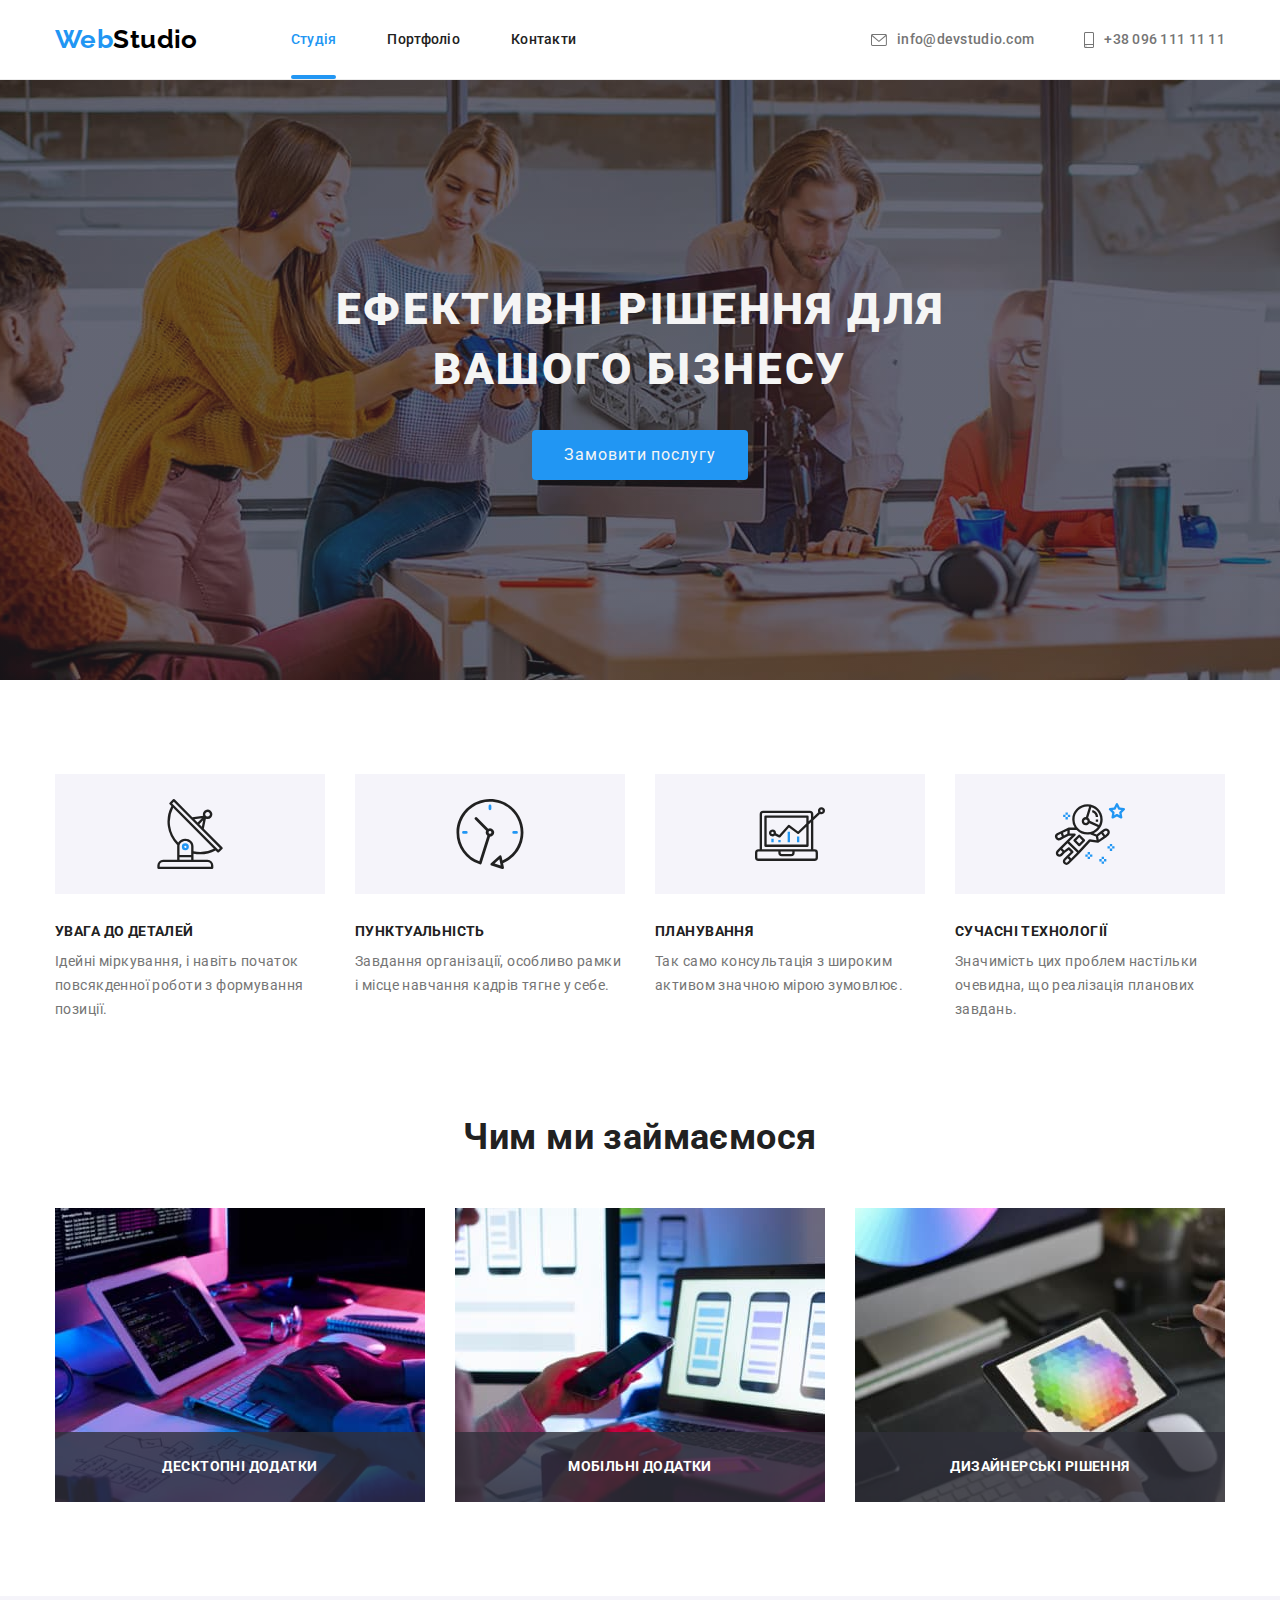
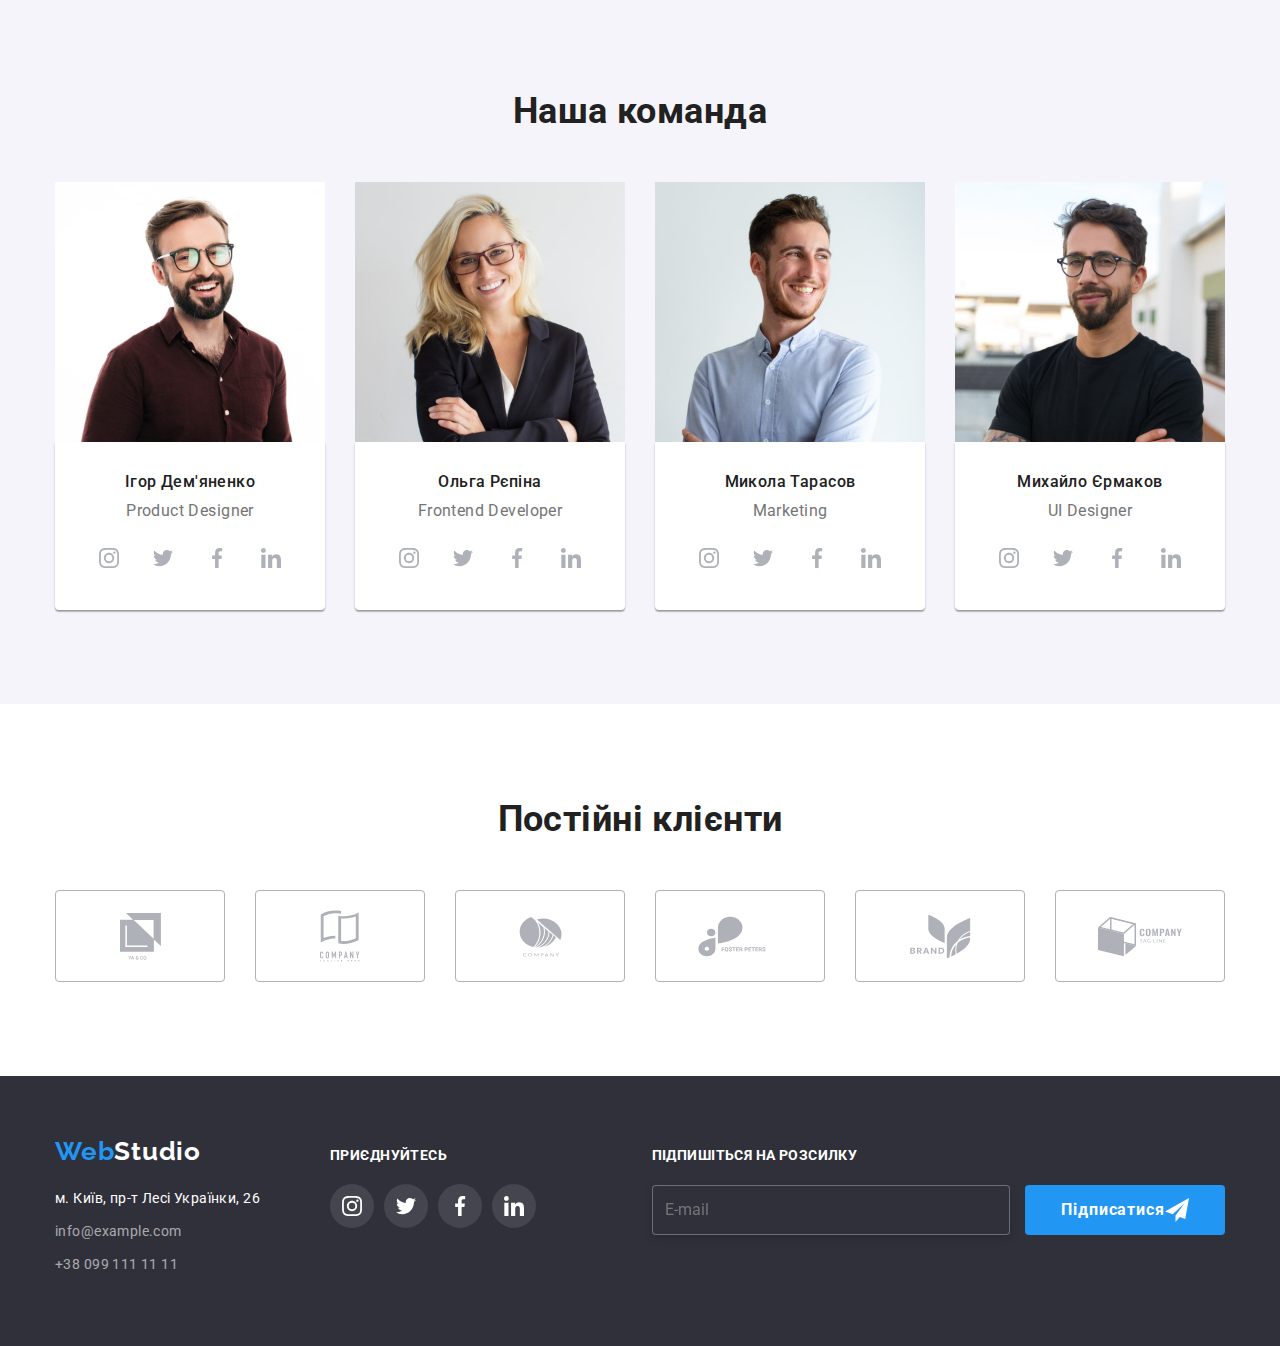
<file: index.html>
<!DOCTYPE html>
<html lang="uk">
  <head>
    <meta charset="UTF-8" />
    <meta http-equiv="X-UA-Compatible" content="IE=edge" />
    <meta name="viewport" content="width=device-width, initial-scale=1.0" />
    <title>Document</title>
    <!--шрифти-->
    <link rel="preconnect" href="https://fonts.googleapis.com" />
    <link rel="preconnect" href="https://fonts.gstatic.com" crossorigin />
    <link
      href="https://fonts.googleapis.com/css2?family=Raleway:wght@700&family=Roboto:wght@400;500;700;900&display=swap"
      rel="stylesheet"
    />
    <link
      rel="stylesheet"
      href="https://cdn.jsdelivr.net/npm/modern-normalize@1.1.0/modern-normalize.min.css"
    />
    <link rel="stylesheet" href="./css/main.min.css" />
  </head>
  <body>
    <!-- Хедер -->

    <header class="main-header">
      <div class="container header-container">
        <nav class="header-nav">
          <div class="logo-container">
            <a href="./index.html" class="logo">Web</a
            ><span class="accent">Studio</span>
          </div>

          <ul class="header-nav__list">
            <li class="header-nav__item">
              <a href="" class="header-nav__link header-nav_link_current"
                >Студія</a
              >
            </li>
            <li class="header-nav__item">
              <a href="./portfolio.html" class="header-nav__link">Портфоліо</a>
            </li>
            <li class="header-nav__item">
              <a href="" class="header-nav__link">Контакти</a>
            </li>
          </ul>
        </nav>
        <ul class="contacts-list">
          <li class="contacts-list__item">
            <a href="malito:info@devstudio.com" class="contacts-list__link">
              <svg
                aria-label="іконка імейла"
                width="16"
                height="12"
                class="contacts-list__icon"
              >
                <use href="./images/icons.svg#icon-email"></use>
              </svg>
              info@devstudio.com
            </a>
          </li>

          <li class="menu-list__item">
            <a href="tel:+380961111111" class="contacts-list__link">
              <svg
                aria-label="іконка телефону"
                width="10"
                height="16"
                class="contacts-list__icon"
              >
                <use href="./images/icons.svg#icon-smartphone"></use>
              </svg>
              +38 096 111 11 11</a
            >
          </li>
        </ul>
      </div>
    </header>

    <main>
      <!-- секція герой -->

      <section class="hero">
        <div class="container">
          <h1 class="hero__title">Ефективні рішення для вашого бізнесу</h1>
          <button class="hero__bth" type="button" data-modal-open>
            Замовити послугу
          </button>
        </div>
      </section>

      <!-- секція о нас -->

      <section class="about-section section">
        <div class="container about-container">
          <h2 class="about-section__title visually-hidden">Наші особливості</h2>
          <ul class="about-list">
            <li class="about-list__item">
              <div class="about-list__container">
                <svg
                  aria-label="іконка деталізації"
                  width="70"
                  height="70"
                  class="about-list__icon"
                >
                  <use href="./images/icons.svg#icon-antenna"></use>
                </svg>
              </div>
              <h3 class="about-list__title">УВАГА ДО ДЕТАЛЕЙ</h3>
              <p class="about-list__text">
                Ідейні міркування, і навіть початок повсякденної роботи з
                формування позиції.
              </p>
            </li>

            <li class="about-list__item">
              <div class="about-list__container">
                <svg
                  aria-label="іконка пунктуальності"
                  width="70"
                  height="70"
                  class="about-list__icon"
                >
                  <use href="./images/icons.svg#icon-clock"></use>
                </svg>
              </div>
              <h3 class="about-list__title">ПУНКТУАЛЬНІСТЬ</h3>
              <p class="about-list__text">
                Завдання організації, особливо рамки і місце навчання кадрів
                тягне у себе.
              </p>
            </li>
            <li class="about-list__item">
              <div class="about-list__container">
                <svg
                  aria-label="іконка планування"
                  width="70"
                  height="70"
                  class="about-list__icon"
                >
                  <use href="./images/icons.svg#icon-diagram"></use>
                </svg>
              </div>
              <h3 class="about-list__title">ПЛАНУВАННЯ</h3>
              <p class="about-list__text">
                Так само консультація з широким активом значною мірою зумовлює.
              </p>
            </li>
            <li class="about-list__item">
              <div class="about-list__container">
                <svg
                  aria-label="іконка технологій"
                  width="70"
                  height="70"
                  class="about-list__icon"
                >
                  <use href="./images/icons.svg#icon-astronaut"></use>
                </svg>
              </div>
              <h3 class="about-list__title">СУЧАСНІ ТЕХНОЛОГІЇ</h3>
              <p class="about-list__text">
                Значимість цих проблем настільки очевидна, що реалізація
                планових завдань.
              </p>
            </li>
          </ul>
        </div>
      </section>

      <!-- секція чим ми займаємося -->

      <section class="section section-work">
        <div class="container">
          <h2 class="section-work__title">Чим ми займаємося</h2>
          <ul class="work-list">
            <li class="work-list__item">
              <div class="work-list__container">
                <img
                  src="./images/box.jpg"
                  alt="веб технології"
                  width="370"
                  loading="lazy"
                />
                <div class="work-list__container-text">
                  <p class="work-list__text">Десктопні додатки</p>
                </div>
              </div>
            </li>
            <li class="work-list__item">
              <div class="work-list__container">
                <img
                  src="./images/box2.jpg"
                  alt="адаптація для мобільних пристроїв"
                  width="370"
                  loading="lazy"
                />
                <div class="work-list__container-text">
                  <p class="work-list__text">Мобільні додатки</p>
                </div>
              </div>
            </li>
            <li class="work-list__item">
              <div class="work-list__container">
                <img
                  src="./images/box3.jpg"
                  alt="спільне середовище пк та мобільних пристороїв"
                  width="370"
                  loading="lazy"
                />
                <div class="work-list__container-text">
                  <p class="work-list__text">Дизайнерські рішення</p>
                </div>
              </div>
            </li>
          </ul>
        </div>
      </section>

      <!-- секція наша команда -->

      <section class="section-team section">
        <div class="container">
          <h2 class="section-team__title">Наша команда</h2>
          <ul class="team-list">
            <li class="team-list__item">
              <img
                src="./images/demina.jpg"
                alt="ігор демьяненко дизайнер"
                width="270"
                loading="lazy"
              />
              <div class="team-list__container">
                <h3 class="team-list__title">Ігор Дем'яненко</h3>
                <p class="team-list__text">Product Designer</p>
                <ul class="account-list">
                  <li class="accout-list__item">
                    <a href="#" class="account-list__link">
                      <svg
                        aria-label="іконка інстаграму"
                        width="20"
                        height="20"
                        class="account-list__icon"
                      >
                        <use href="./images/icons.svg#icon-instagram"></use>
                      </svg>
                    </a>
                  </li>
                  <li class="accout-list__item">
                    <a href="" class="account-list__link"
                      ><svg
                        aria-label="іконка твітеру"
                        width="20"
                        height="20"
                        class="account-list__icon"
                      >
                        <use href="./images/icons.svg#icon-twitter"></use>
                      </svg>
                    </a>
                  </li>
                  <li class="accout-list__item">
                    <a href="" class="account-list__link">
                      <svg
                        aria-label="іконка фейсбуку"
                        width="20"
                        height="20"
                        class="account-list__icon"
                      >
                        <use href="./images/icons.svg#icon-facebook"></use>
                      </svg>
                    </a>
                  </li>
                  <li class="accout-list__item">
                    <a href="" class="account-list__link">
                      <svg
                        aria-label="іконка лінкєдіну"
                        width="20"
                        height="20"
                        class="account-list__icon"
                      >
                        <use href="./images/icons.svg#icon-linkedin"></use>
                      </svg>
                    </a>
                  </li>
                </ul>
              </div>
            </li>

            <li class="team-list__item">
              <img
                src="./images/img1.jpg"
                alt="ольга рєпіна розробник"
                width="270"
                loading="lazy"
              />
              <div class="team-list__container">
                <h3 class="team-list__title">Ольга Рєпіна</h3>
                <p class="team-list__text">Frontend Developer</p>
                <ul class="account-list">
                  <li class="accout-list__item">
                    <a href="#" class="account-list__link">
                      <svg
                        aria-label="іконка інстаграму"
                        width="20"
                        height="20"
                        class="account-list__icon"
                      >
                        <use href="./images/icons.svg#icon-instagram"></use>
                      </svg>
                    </a>
                  </li>
                  <li class="accout-list__item">
                    <a href="" class="account-list__link"
                      ><svg
                        aria-label="іконка твітеру"
                        width="20"
                        height="20"
                        class="account-list__icon"
                      >
                        <use href="./images/icons.svg#icon-twitter"></use>
                      </svg>
                    </a>
                  </li>
                  <li class="accout-list__item">
                    <a href="" class="account-list__link">
                      <svg
                        aria-label="іконка фейсбуку"
                        width="20"
                        height="20"
                        class="account-list__icon"
                      >
                        <use href="./images/icons.svg#icon-facebook"></use>
                      </svg>
                    </a>
                  </li>
                  <li class="accout-list__item">
                    <a href="" class="account-list__link">
                      <svg
                        aria-label="іконка лінкєдіну"
                        width="20"
                        height="20"
                        class="account-list__icon"
                      >
                        <use href="./images/icons.svg#icon-linkedin"></use>
                      </svg>
                    </a>
                  </li>
                </ul>
              </div>
            </li>

            <li class="team-list__item">
              <img
                src="./images/tarasov.jpg"
                alt="микола тарасов маркетолог"
                width="270"
                loading="lazy"
              />
              <div class="team-list__container">
                <h3 class="team-list__title">Микола Тарасов</h3>
                <p class="team-list__text">Marketing</p>
                <ul class="account-list">
                  <li class="accout-list__item">
                    <a href="#" class="account-list__link">
                      <svg
                        aria-label="іконка інстаграму"
                        width="20"
                        height="20"
                        class="account-list__icon"
                      >
                        <use href="./images/icons.svg#icon-instagram"></use>
                      </svg>
                    </a>
                  </li>
                  <li class="accout-list__item">
                    <a href="" class="account-list__link"
                      ><svg
                        aria-label="іконка твітеру"
                        width="20"
                        height="20"
                        class="account-list__icon"
                      >
                        <use href="./images/icons.svg#icon-twitter"></use>
                      </svg>
                    </a>
                  </li>
                  <li class="accout-list__item">
                    <a href="" class="account-list__link">
                      <svg
                        aria-label="іконка фейсбуку"
                        width="20"
                        height="20"
                        class="account-list__icon"
                      >
                        <use href="./images/icons.svg#icon-facebook"></use>
                      </svg>
                    </a>
                  </li>
                  <li class="accout-list__item">
                    <a href="" class="account-list__link">
                      <svg
                        aria-label="іконка лінкєдіну"
                        width="20"
                        height="20"
                        class="account-list__icon"
                      >
                        <use href="./images/icons.svg#icon-linkedin"></use>
                      </svg>
                    </a>
                  </li>
                </ul>
              </div>
            </li>

            <li class="team-list__item">
              <img
                src="./images/ermakov.jpg"
                alt="Михайло Єрмаков веб дизайнер"
                width="270"
                loading="lazy"
              />
              <div class="team-list__container">
                <h3 class="team-list__title">Михайло Єрмаков</h3>
                <p class="team-list__text">UI Designer</p>
                <ul class="account-list">
                  <li class="accout-list__item">
                    <a href="#" class="account-list__link">
                      <svg
                        aria-label="іконка інстаграму"
                        width="20"
                        height="20"
                        class="account-list__icon"
                      >
                        <use href="./images/icons.svg#icon-instagram"></use>
                      </svg>
                    </a>
                  </li>
                  <li class="accout-list__item">
                    <a href="" class="account-list__link"
                      ><svg
                        aria-label="іконка твітеру"
                        width="20"
                        height="20"
                        class="account-list__icon"
                      >
                        <use href="./images/icons.svg#icon-twitter"></use>
                      </svg>
                    </a>
                  </li>
                  <li class="accout-list__item">
                    <a href="" class="account-list__link">
                      <svg
                        aria-label="іконка фейсбуку"
                        width="20"
                        height="20"
                        class="account-list__icon"
                      >
                        <use href="./images/icons.svg#icon-facebook"></use>
                      </svg>
                    </a>
                  </li>
                  <li class="accout-list__item">
                    <a href="" class="account-list__link">
                      <svg
                        aria-label="іконка лінкєдіну"
                        width="20"
                        height="20"
                        class="account-list__icon"
                      >
                        <use href="./images/icons.svg#icon-linkedin"></use>
                      </svg>
                    </a>
                  </li>
                </ul>
              </div>
            </li>
          </ul>
        </div>
      </section>

      <!-- секція постійні клієнти -->

      <section class="section">
        <div class="container">
          <h2 class="section-team__title">Постійні клієнти</h2>
          <ul class="client-list">
            <li class="client-list__item">
              <a href="#" class="client-list__link">
                <svg
                  aria-label="іконка компанії"
                  width="41"
                  height="47"
                  class="client-list__icon"
                >
                  <use href="./images/icons.svg#icon-yaco"></use>
                </svg>
              </a>
            </li>
            <li class="client-list__item">
              <a href="#" class="client-list__link">
                <svg
                  aria-label="іконка компанії"
                  width="40"
                  height="52"
                  class="client-list__icon"
                >
                  <use href="./images/icons.svg#icon-taglinehere"></use>
                </svg>
              </a>
            </li>
            <li class="client-list__item">
              <a href="#" class="client-list__link">
                <svg
                  aria-label="іконка компанії"
                  width="43"
                  height="41"
                  class="client-list__icon"
                >
                  <use href="./images/icons.svg#icon-company"></use>
                </svg>
              </a>
            </li>
            <li class="client-list__item">
              <a href="#" class="client-list__link">
                <svg
                  aria-label="іконка компанії"
                  width="84"
                  height="41"
                  class="client-list__icon"
                >
                  <use href="./images/icons.svg#icon-peters"></use>
                </svg>
              </a>
            </li>
            <li class="client-list__item">
              <a href="#" class="client-list__link">
                <svg
                  aria-label="іконка компанії"
                  width="63"
                  height="45"
                  class="client-list__icon"
                >
                  <use href="./images/icons.svg#icon-brand"></use>
                </svg>
              </a>
            </li>
            <li class="client-list__item">
              <a href="#" class="client-list__link">
                <svg
                  aria-label="іконка компанії"
                  width="84"
                  height="41"
                  class="client-list__icon"
                >
                  <use href="./images/icons.svg#icon-tagline"></use>
                </svg>
              </a>
            </li>
          </ul>
        </div>
      </section>
    </main>

    <!-- футер -->

    <footer class="footer">
      <div class="container container-link">
        <div class="container-footer">
          <a href="./index.html" class="footer-logo">Web</a
          ><span class="footer-accent">Studio</span>
          <address class="footer-adress">
            <ul class="footer-list">
              <li class="footer-list__item">
                <a href="" class="footer-list__location"
                  >м. Київ, пр-т Лесі Українки, 26</a
                >
              </li>
              <li class="footer-list__item">
                <a href="malito:info@example.com" class="footer-list__contacts"
                  >info@example.com</a
                >
              </li>
              <li class="footer-list__item">
                <a href="tel:+380991111111" class="footer-list__contacts"
                  >+38 099 111 11 11</a
                >
              </li>
            </ul>
          </address>
        </div>

        <div class="container-join">
          <p class="container-join__text">приєднуйтесь</p>
          <ul class="footer-join-list">
            <li class="footer-join-list__item">
              <a href="" class="footer-join-list__link">
                <svg
                  aria-label="іконка інстаграму"
                  width="20"
                  height="20"
                  class="footer-join-list__icon"
                >
                  <use href="./images/icons.svg#icon-instagram"></use>
                </svg>
              </a>
            </li>
            <li class="footer-join-list__item">
              <a href="" class="footer-join-list__link current-link">
                <svg
                  aria-label="іконка твитера"
                  width="20"
                  height="20"
                  class="footer-join-list__icon"
                >
                  <use href="./images/icons.svg#icon-twitter"></use>
                </svg>
              </a>
            </li>
            <li class="footer-join-list__item">
              <a href="" class="footer-join-list__link">
                <svg
                  aria-label="іконки фейсбуку"
                  width="20"
                  height="20"
                  class="footer-join-list__icon"
                >
                  <use href="./images/icons.svg#icon-facebook"></use>
                </svg>
              </a>
            </li>
            <li class="footer-join-liss__item">
              <a href="" class="footer-join-list__link">
                <svg
                  aria-label="іконка лінкедіна"
                  width="20"
                  height="20"
                  class="footer-join-list__icon"
                >
                  <use href="./images/icons.svg#icon-linkedin"></use>
                </svg>
              </a>
            </li>
          </ul>
        </div>
        <form class="footer-form-sign-up">
          <p class="footer-form-sign-up__text">Підпишіться на розсилку</p>
          <input
            class="footer-form-sign-up__email"
            type="email"
            name="e-mail"
            placeholder="E-mail"
            required
          />
          <button class="footer-form-sign-up__btn-email" type="submit">
            Підписатися
            <svg class="footer-form-sign-up__icon" width="24" height="24">
              <use href="./images/icons.svg#icon-send"></use>
            </svg>
          </button>
        </form>
      </div>
    </footer>

    <!-- кнопка закрити -->

    <div class="backdrop is-hidden" data-modal>
      <div class="modal">
        <button type="button" class="modal__close" data-modal-close>
          <svg
            aria-label="іконка закрити"
            width="18"
            height="18"
            class="modal-close__icon"
          >
            <use href="./images/icons.svg#icon-close"></use>
          </svg>
        </button>
        <p class="modal__text">Залиште свої дані, ми вам передзвонимо</p>
        <form class="modal-form">
          <label class="modal-form__field">
            <span class="modal-form__field-desc"> Ім'я</span>
            <span class="modal-form__input-wrapper">
              <input
                type="text"
                class="modal-form__input"
                required
                name="user-name"
              />
              <svg class="modal-form__icon" width="18" height="18">
                <use href="./images/icons.svg#icon-person-black"></use>
              </svg>
            </span>
          </label>
          <label class="modal-form__field">
            <span class="modal-form__field-desc"> Телефон</span>
            <span class="modal-form__input-wrapper">
              <input
                type="tel"
                class="modal-form__input"
                required
                pattern="[0-9]{3}-[0-9]{3}-[0-9]{2}-[0-9]{2}"
                title="xxx-xxx-xx-xx"
                name="user-phone"
              />
              <svg class="modal-form__icon" width="18" height="18">
                <use href="./images/icons.svg#icon-phone-black"></use>
              </svg>
            </span>
          </label>
          <label class="modal-form__field">
            <span class="modal-form__field-desc"> Пошта</span>
            <span class="modal-form__input-wrapper">
              <input type="email" class="modal-form__input" name="user-email" />
              <svg class="modal-form__icon" width="18" height="18">
                <use href="./images/icons.svg#icon-email-black"></use>
              </svg>
            </span>
          </label>
          <label class="modal-form__field-message">
            <span class="modal-form__field-desc"> Коментар</span>

            <textarea
              name="user-message"
              class="modal-form__message"
              placeholder="Введіть текст"
            ></textarea>
          </label>
          <label class="modal-form__check-field">
            <input
              type="checkbox"
              class="modal-form__check"
              name="user-policy"
              required
            /><svg class="modal-form__own-checkbox" width="16" height="15">
              <use
                class="modal-form__own-checkbox-icon"
                href="./images/icons.svg#icon-vector"
              ></use></svg
            >Погоджуюся з розсилкою та приймаю&nbsp;<a
              href=""
              class="modal-form__policy-link"
              >Умови договору</a
            >
          </label>
          <button type="submit" class="modal-form__submit">Відправити</button>
        </form>
      </div>
    </div>

    <script src="./js/modal.js"></script>
  </body>
</html>
</file>
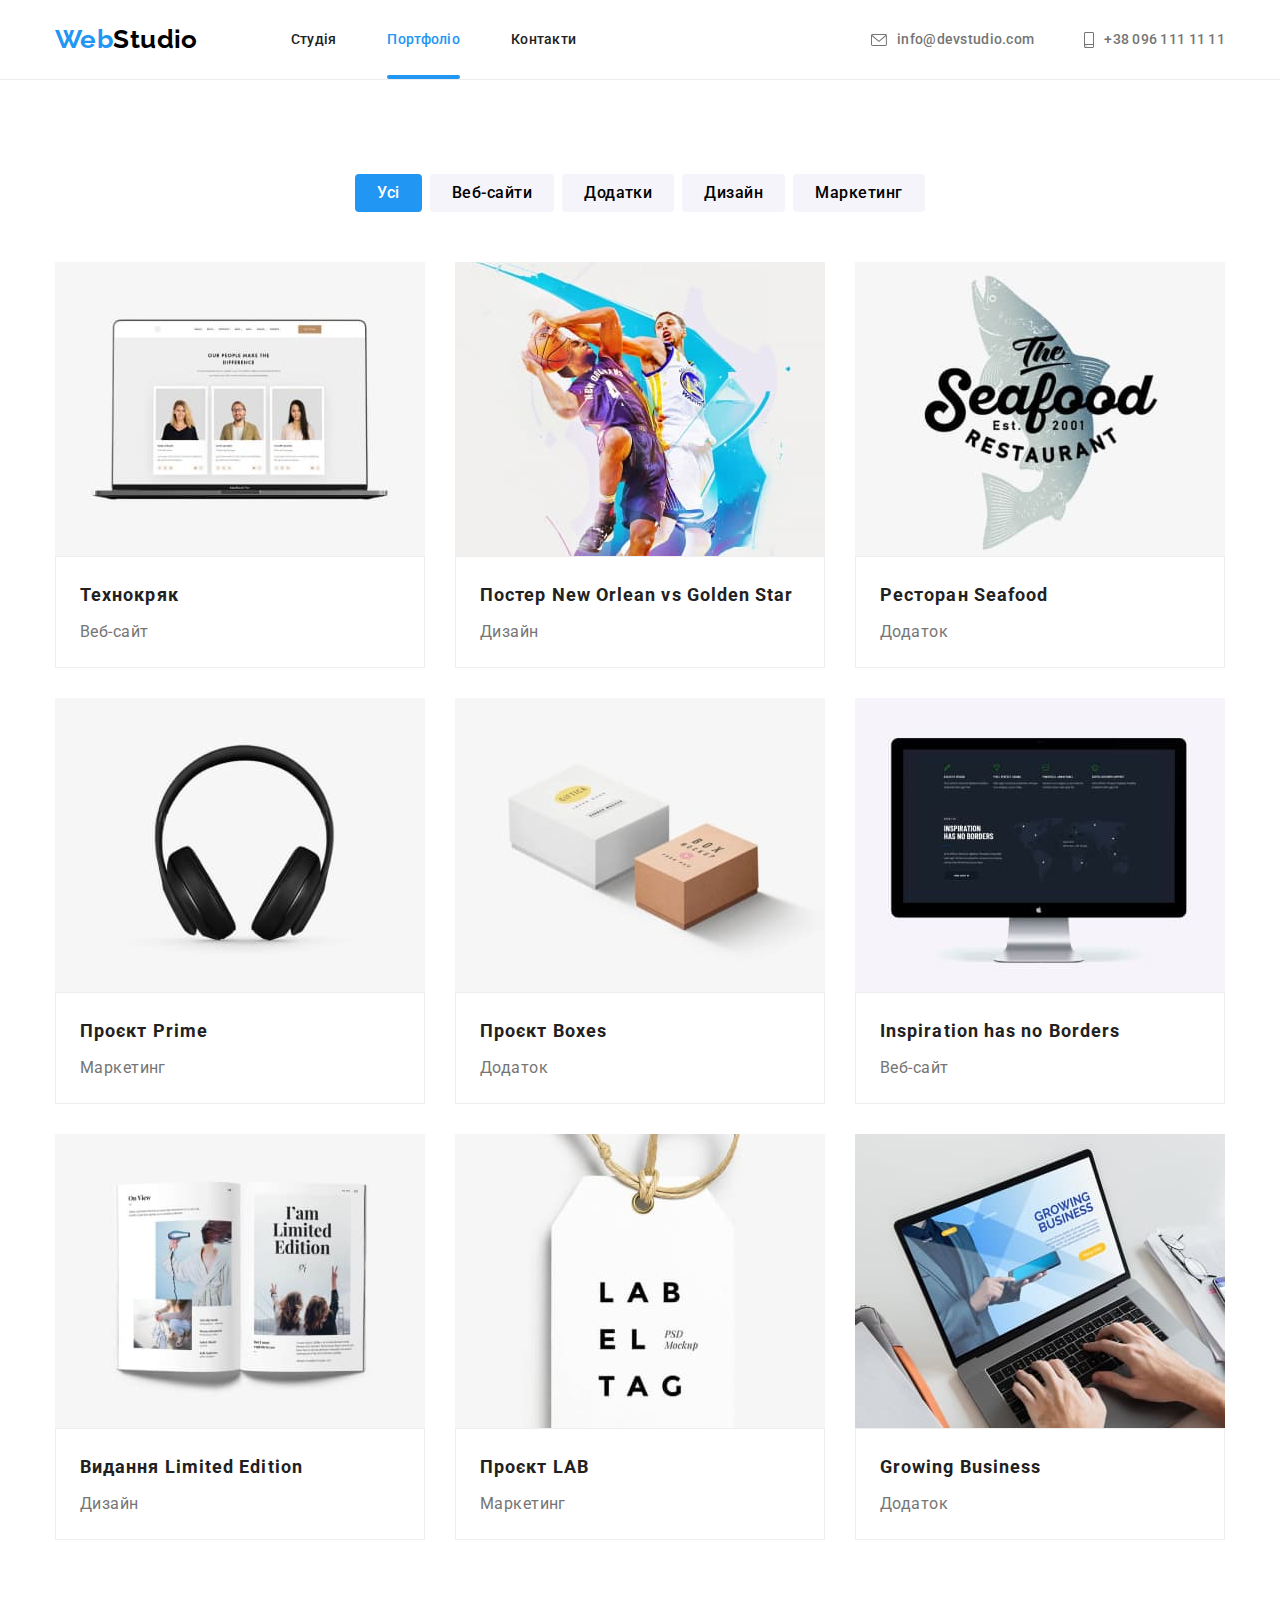
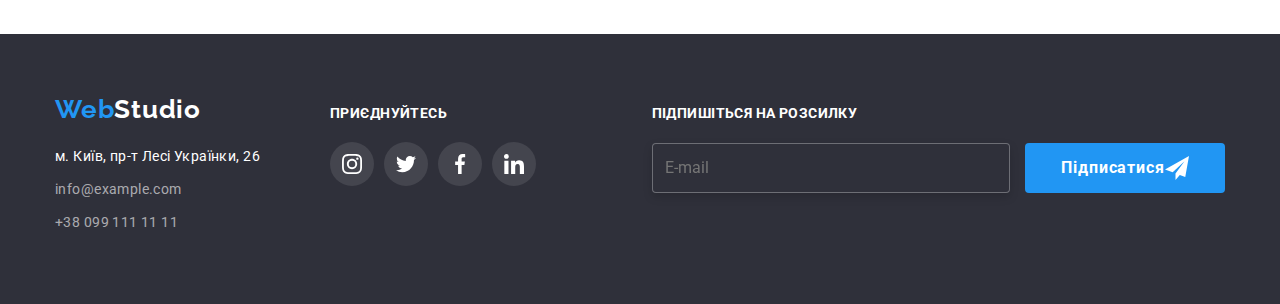
<file: portfolio.html>
<!DOCTYPE html>
<html lang="uk">
  <head>
    <meta charset="UTF-8" />
    <meta http-equiv="X-UA-Compatible" content="IE=edge" />
    <meta name="viewport" content="width=device-width, initial-scale=1.0" />
    <title>Document</title>

    <!--шрифти-->
    <link rel="preconnect" href="https://fonts.googleapis.com" />
    <link rel="preconnect" href="https://fonts.gstatic.com" crossorigin />
    <link
      href="https://fonts.googleapis.com/css2?family=Raleway:wght@700&family=Roboto:wght@400;500;700;900&display=swap"
      rel="stylesheet"
    />
    <link
      rel="stylesheet"
      href="https://cdn.jsdelivr.net/npm/modern-normalize@1.1.0/modern-normalize.min.css"
    />
    <link rel="stylesheet" href="./css/main.min.css" />
  </head>
  <body>
    <!-- Хедер -->

    <header class="main-header">
      <div class="container header-container">
        <nav class="header-nav">
          <div class="logo-container">
            <a href="./index.html" class="logo">Web</a
            ><span class="accent">Studio</span>
          </div>

          <ul class="header-nav__list">
            <li class="header-nav__item">
              <a href="./index.html" class="header-nav__link">Студія</a>
            </li>
            <li class="header-nav__item">
              <a
                href="./portfolio.html"
                class="header-nav__link header-nav_link_current"
                >Портфоліо</a
              >
            </li>
            <li class="header-nav__item">
              <a href="" class="header-nav__link">Контакти</a>
            </li>
          </ul>
        </nav>
        <ul class="contacts-list">
          <li class="contacts-list__item">
            <a href="malito:info@devstudio.com" class="contacts-list__link">
              <svg
                aria-label="іконка імейла"
                width="16"
                height="12"
                class="contacts-list__icon"
              >
                <use href="./images/icons.svg#icon-email"></use>
              </svg>
              info@devstudio.com
            </a>
          </li>

          <li class="menu-list__item">
            <a href="tel:+380961111111" class="contacts-list__link">
              <svg
                aria-label="іконка телефону"
                width="10"
                height="16"
                class="contacts-list__icon"
              >
                <use href="./images/icons.svg#icon-smartphone"></use>
              </svg>
              +38 096 111 11 11</a
            >
          </li>
        </ul>
      </div>
    </header>

    <main>
      <!-- секція портфоліо -->
      <section class="section">
        <div class="container">
          <h1 class="section__title visually-hidden">Портфоліо</h1>
          <ul class="menu-filter">
            <li class="menu-filter__item">
              <button
                type="button"
                class="menu-filter__btn menu-filter__current-btn"
              >
                Усі
              </button>
            </li>
            <li class="menu-filter__item">
              <button type="button" class="menu-filter__btn">Веб-сайти</button>
            </li>
            <li class="menu-filter__item">
              <button type="button" class="menu-filter__btn">Додатки</button>
            </li>
            <li>
              <button type="button" class="menu-filter__btn">Дизайн</button>
            </li>
            <li class="menu-filter__item">
              <button type="button" class="menu-filter__btn">Маркетинг</button>
            </li>
          </ul>
          <ul class="portfolio-list">
            <li class="portfolio-list__item">
              <a href="" class="portfolio-list__link">
                <div class="portfolio-list__wraper-img">
                  <img
                    src="./images/imgtechno.jpg"
                    alt="Веб-сайт"
                    width="370"
                    loading="lazy"
                  />
                  <p class="portfolio-list__overlay">
                    Ресурс пропонує комплексні пропозиції з різним рівнем
                    функціоналу та сервісів. Все це дозволить відвідувачу
                    отримати вичерпні відомості про компанію чи приватну особу.
                  </p>
                </div>

                <div class="portfolio-list__content">
                  <h2 class="portfolio-list__title">Технокряк</h2>
                  <p class="portfolio-list__text">Веб-сайт</p>
                </div>
              </a>
            </li>
            <li class="portfolio-list__item">
              <a href="" class="portfolio-list__link">
                <div class="portfolio-list__wraper-img">
                  <img
                    src="./images/imgbasket.jpg"
                    alt="Дизайн"
                    width="370"
                    loading="lazy"
                  />
                  <p class="portfolio-list__overlay">
                    Ресурс пропонує комплексні пропозиції з різним рівнем
                    функціоналу та сервісів. Все це дозволить відвідувачу
                    отримати вичерпні відомості про компанію чи приватну особу.
                  </p>
                </div>
                <div class="portfolio-list__content">
                  <h2 class="portfolio-list__title">
                    Постер New Orlean vs Golden Star
                  </h2>
                  <p class="portfolio-list__text">Дизайн</p>
                </div>
              </a>
            </li>
            <li class="portfolio-list__item">
              <a href="" class="portfolio-list__link">
                <div class="portfolio-list__wraper-img">
                  <img
                    src="./images/imgseafood.jpg"
                    alt="Додаток"
                    width="370"
                    loading="lazy"
                  />
                  <p class="portfolio-list__overlay">
                    Ресурс пропонує комплексні пропозиції з різним рівнем
                    функціоналу та сервісів. Все це дозволить відвідувачу
                    отримати вичерпні відомості про компанію чи приватну особу.
                  </p>
                </div>
                <div class="portfolio-list__content">
                  <h2 class="portfolio-list__title">Ресторан Seafood</h2>
                  <p class="portfolio-list__text">Додаток</p>
                </div>
              </a>
            </li>
            <li class="portfolio-list__item">
              <a href="" class="portfolio-list__link">
                <div class="portfolio-list__wraper-img">
                  <img
                    src="./images/imgheadphones.jpg"
                    alt="Маркетинг"
                    width="370"
                    loading="lazy"
                  />
                  <p class="portfolio-list__overlay">
                    Ресурс пропонує комплексні пропозиції з різним рівнем
                    функціоналу та сервісів. Все це дозволить відвідувачу
                    отримати вичерпні відомості про компанію чи приватну особу.
                  </p>
                </div>
                <div class="portfolio-list__content">
                  <h2 class="portfolio-list__title">Проєкт Prime</h2>
                  <p class="portfolio-list__text">Маркетинг</p>
                </div>
              </a>
            </li>
            <li class="portfolio-list__item">
              <a href="" class="portfolio-list__link">
                <div class="portfolio-list__wraper-img">
                  <img
                    src="./images/imgbox.jpg"
                    alt="Додаток"
                    width="370"
                    loading="lazy"
                  />
                  <p class="portfolio-list__overlay">
                    Ресурс пропонує комплексні пропозиції з різним рівнем
                    функціоналу та сервісів. Все це дозволить відвідувачу
                    отримати вичерпні відомості про компанію чи приватну особу.
                  </p>
                </div>
                <div class="portfolio-list__content">
                  <h2 class="portfolio-list__title">Проєкт Boxes</h2>
                  <p class="portfolio-list__text">Додаток</p>
                </div>
              </a>
            </li>
            <li class="portfolio-list__item">
              <a href="" class="portfolio-list__link">
                <div class="portfolio-list__wraper-img">
                  <img
                    src="./images/imgmon.jpg"
                    alt="Веб-сайт"
                    width="370"
                    loading="lazy"
                  />
                  <p class="portfolio-list__overlay">
                    Ресурс пропонує комплексні пропозиції з різним рівнем
                    функціоналу та сервісів. Все це дозволить відвідувачу
                    отримати вичерпні відомості про компанію чи приватну особу.
                  </p>
                </div>
                <div class="portfolio-list__content">
                  <h2 class="portfolio-list__title">
                    Inspiration has no Borders
                  </h2>
                  <p class="portfolio-list__text">Веб-сайт</p>
                </div>
              </a>
            </li>
            <li class="portfolio-list__item">
              <a href="" class="portfolio-list__link">
                <div class="portfolio-list__wraper-img">
                  <img
                    src="./images/imgjour.jpg"
                    alt="Дизайн"
                    width="370"
                    loading="lazy"
                  />
                  <p class="portfolio-list__overlay">
                    Ресурс пропонує комплексні пропозиції з різним рівнем
                    функціоналу та сервісів. Все це дозволить відвідувачу
                    отримати вичерпні відомості про компанію чи приватну особу.
                  </p>
                </div>
                <div class="portfolio-list__content">
                  <h2 class="portfolio-list__title">Видання Limited Edition</h2>
                  <p class="portfolio-list__text">Дизайн</p>
                </div>
              </a>
            </li>
            <li class="portfolio-list__item">
              <a href="" class="portfolio-list__link">
                <div class="portfolio-list__wraper-img">
                  <img
                    src="./images/imgproject.jpg"
                    alt="Маркетинг"
                    width="370"
                    loading="lazy"
                  />
                  <p class="portfolio-list__overlay">
                    Ресурс пропонує комплексні пропозиції з різним рівнем
                    функціоналу та сервісів. Все це дозволить відвідувачу
                    отримати вичерпні відомості про компанію чи приватну особу.
                  </p>
                </div>
                <div class="portfolio-list__content">
                  <h2 class="portfolio-list__title">Проєкт LAB</h2>
                  <p class="portfolio-list__text">Маркетинг</p>
                </div>
              </a>
            </li>
            <li class="portfolio-list__item">
              <a href="" class="portfolio-list__link">
                <div class="portfolio-list__wraper-img">
                  <img
                    src="./images/imgadd.jpg"
                    alt="Веб-сайт"
                    width="370"
                    loading="lazy"
                  />
                  <p class="portfolio-list__overlay">
                    Ресурс пропонує комплексні пропозиції з різним рівнем
                    функціоналу та сервісів. Все це дозволить відвідувачу
                    отримати вичерпні відомості про компанію чи приватну особу.
                  </p>
                </div>
                <div class="portfolio-list__content">
                  <h2 class="portfolio-list__title">Growing Business</h2>
                  <p class="portfolio-list__text">Додаток</p>
                </div>
              </a>
            </li>
          </ul>
        </div>
      </section>
    </main>

    <!-- футер -->

    <footer class="footer">
      <div class="container container-link">
        <div class="container-footer">
          <a href="./index.html" class="footer-logo">Web</a
          ><span class="footer-accent">Studio</span>
          <address class="footer-adress">
            <ul class="footer-list">
              <li class="footer-list__item">
                <a href="" class="footer-list__location"
                  >м. Київ, пр-т Лесі Українки, 26</a
                >
              </li>
              <li class="footer-list__item">
                <a href="malito:info@example.com" class="footer-list__contacts"
                  >info@example.com</a
                >
              </li>
              <li class="footer-list__item">
                <a href="tel:+380991111111" class="footer-list__contacts"
                  >+38 099 111 11 11</a
                >
              </li>
            </ul>
          </address>
        </div>

        <div class="container-join">
          <p class="container-join__text">приєднуйтесь</p>
          <ul class="footer-join-list">
            <li class="footer-join-list__item">
              <a href="" class="footer-join-list__link">
                <svg
                  aria-label="іконка інстаграму"
                  width="20"
                  height="20"
                  class="footer-join-list__icon"
                >
                  <use href="./images/icons.svg#icon-instagram"></use>
                </svg>
              </a>
            </li>
            <li class="footer-join-list__item">
              <a href="" class="footer-join-list__link current-link">
                <svg
                  aria-label="іконка твитера"
                  width="20"
                  height="20"
                  class="footer-join-list__icon"
                >
                  <use href="./images/icons.svg#icon-twitter"></use>
                </svg>
              </a>
            </li>
            <li class="footer-join-list__item">
              <a href="" class="footer-join-list__link">
                <svg
                  aria-label="іконки фейсбуку"
                  width="20"
                  height="20"
                  class="footer-join-list__icon"
                >
                  <use href="./images/icons.svg#icon-facebook"></use>
                </svg>
              </a>
            </li>
            <li class="footer-join-liss__item">
              <a href="" class="footer-join-list__link">
                <svg
                  aria-label="іконка лінкедіна"
                  width="20"
                  height="20"
                  class="footer-join-list__icon"
                >
                  <use href="./images/icons.svg#icon-linkedin"></use>
                </svg>
              </a>
            </li>
          </ul>
        </div>
        <form class="footer-form-sign-up">
          <p class="footer-form-sign-up__text">Підпишіться на розсилку</p>
          <input
            class="footer-form-sign-up__email"
            type="email"
            name="e-mail"
            placeholder="E-mail"
            required
          />
          <button class="footer-form-sign-up__btn-email" type="submit">
            Підписатися
            <svg class="footer-form-sign-up__icon" width="24" height="24">
              <use href="./images/icons.svg#icon-send"></use>
            </svg>
          </button>
        </form>
      </div>
    </footer>
    <script src="./js/modal.js"></script>
  </body>
</html>
</file>
<file: css/main.min.css>
:root{--accent-color: #2196f3;--primary-text-color: #f5f5f5;--secondary-text-color: #212121;--secondary-color: #ffffff;--link-color: #757575;--text-color: #757575;--button-color: #188ce8;--hero-color: #2f303a;--team-color: #f5f4fa;--color-border: #eeeeee;--o-transition-dur-and-funk: 250ms cubic-bezier(0.4, 0, 0.2, 1)}.visually-hidden{position:absolute;white-space:nowrap;width:1px;height:1px;overflow:hidden;border:0;padding:0;clip:rect(0 0 0 0);clip-path:inset(50%);margin:-1px}body{font-family:"Roboto",sans-serif;font-size:14px;background-color:var(--secondary-color);color:var(--secondary-text-color);letter-spacing:.03em}html{box-sizing:border-box}h1,h2,h3,p{margin-top:0;margin-bottom:0}ul,ol{margin-top:0;margin-bottom:0;padding-left:0;list-style:none}img{display:block;max-width:100%;height:auto}.section{padding-top:94px;padding-bottom:94px}.container{width:1200px;margin-left:auto;margin-right:auto;padding-left:15px;padding-right:15px}.logo-container{margin-right:93px}.logo{font-family:"Raleway";color:var(--accent-color);font-size:26px;font-weight:700;line-height:1.2;text-decoration:none;transition:color var(--o-transition-dur-and-funk)}.accent{font-family:"Raleway";color:#000;font-size:26px;font-weight:700;line-height:1.2}.footer-logo{font-family:"Raleway";font-weight:700;font-size:26px;line-height:1.19;letter-spacing:.03em;color:var(--accent-color);text-decoration:none;transition:var(--o-transition-dur-and-funk)}.footer-accent{font-family:"Raleway";font-weight:700;font-size:26px;line-height:1.19;letter-spacing:.03em;color:var(--secondary-color)}.backdrop{position:fixed;top:0;left:0;width:100%;height:100%;background-color:rgba(0,0,0,.2);z-index:100;transition:opacity 250ms ease,visibility 250ms ease}.backdrop.is-hidden{pointer-events:none;opacity:0;visibility:hidden}.modal__text{font-weight:700;margin-bottom:12px;font-size:20px;line-height:1.15;text-align:center;color:var(--secondary-text-color)}.modal-form{display:flex;flex-direction:column}.modal-form__input{width:100%;height:40px;border:1px solid rgba(33,33,33,.2);border-radius:5px;padding-left:42px;transition:border-color var(--o-transition-dur-and-funk)}.modal-form__input:focus{border-color:var(--accent-color);outline:none}.modal-form__field-desc{font-size:12px;line-height:1.17;letter-spacing:.01em;color:var(--link-color);display:block;margin-bottom:4px}.modal-form__field{margin-bottom:10px}.modal-form__field-message{margin-bottom:20px}.modal-form__input-wrapper{display:block;position:relative}.modal-form__icon{position:absolute;left:12px;top:50%;transform:translateY(-50%);transition:fill var(--o-transition-dur-and-funk)}.modal-form__input:focus+.modal-form__icon{fill:var(--accent-color)}.modal-form__message{display:block;width:100%;height:120px;border:1px solid rgba(33,33,33,.2);border-radius:5px;padding:12px 16px;resize:none;transition:border-color var(--o-transition-dur-and-funk)}.modal-form__message::placeholder{color:rgba(117,117,117,.5)}.modal-form__message:focus{border-color:var(--accent-color);outline:none}.modal-form__check-field{display:flex;justify-content:center;align-items:center;margin-bottom:30px;line-height:1.71;color:var(--text-color)}.modal-form__own-checkbox{border:1px solid #212121;border-radius:3px;cursor:pointer;fill:var(--secondary-color);margin-right:8px}.modal-form__check:focus+.modal-form__own-checkbox{border-color:var(--accent-color);outline:none}.modal-form__check:checked+.modal-form__own-checkbox{background-color:var(--accent-color)}.modal-form__own-checkbox-icon{display:none}.modal-form__check:checked+.modal-form__own-checkbox .modal-form__own-checkbox-icon{display:block}.modal-form__policy-link{color:var(--accent-color);transition:var(--o-transition-dur-and-funk)}.modal-form__policy-link:hover,.modal-form__policy-link:focus{color:var(--accent-color)}.modal-form__check{appearance:none;position:absolute}.modal-form__submit{color:var(--primary-text-color);align-self:center;background-color:var(--accent-color);font-family:inherit;font-size:16px;cursor:pointer;letter-spacing:.06em;padding:10px 32px;min-width:200px;align-items:center;border:none;height:50px;border-radius:4px;transition:background-color var(--o-transition-dur-and-funk);outline:none}.modal-form__submit:hover,.modal-form__submit:focus{background-color:var(--button-color)}.modal__close{position:absolute;top:8px;right:8px;display:flex;justify-content:center;align-items:center;width:30px;height:30px;border-radius:50%;background-color:rgba(0,0,0,0);border:1px solid rgba(0,0,0,.1);padding:0;cursor:pointer;transition:var(--o-transition-dur-and-funk)}.modal__close:focus{outline:none;border-color:var(--accent-color)}.modal{position:absolute;top:50%;left:50%;transform:translate(-50%, -50%);width:528px;background-color:#fff;padding:40px 39px}.modal-close__icon{transition:var(--o-transition-dur-and-funk)}.modal__close:focus .modal-close__icon{fill:var(--accent-color);padding:0}.modal-close__icon:hover,.modal-close__icon:focus{fill:var(--accent-color)}.main-header{border-bottom:1px solid #ececec;padding:24px 0}.header-container{display:flex;align-items:center;justify-content:space-between}.header-nav{display:flex;align-items:center}.header-nav .header-nav__link{padding-bottom:32px;position:relative;color:var(--secondary-text-color);font-weight:500;line-height:1.14;letter-spacing:.02em;text-decoration:none;transition:color var(--o-transition-dur-and-funk)}.header-nav .header-nav__link:hover,.header-nav .header-nav__link:focus{color:var(--accent-color)}.header-nav .header-nav__link.header-nav_link_current{color:var(--accent-color)}.header-nav .header-nav__link.header-nav_link_current::after{position:absolute;content:"";left:0;bottom:0;display:block;width:100%;height:4px;background-color:var(--accent-color);border-radius:2px}.header-nav__list{display:flex;column-gap:51px}.header-nav__item{flex-basis:calc((100% - 100px)/3)}.contacts-list{display:flex;column-gap:50px}.contacts-list__link{color:var(--link-color);font-weight:500;line-height:1.14;letter-spacing:.02em;text-decoration:none;display:flex;align-items:center;transition:color var(--o-transition-dur-and-funk)}.contacts-list__link:hover,.contacts-list__link:focus{color:var(--accent-color)}.contacts-list__icon{fill:currentColor;margin-right:10px}.hero{max-width:1600px;height:600px;margin-left:auto;margin-right:auto;background-color:#c4c4c4;background-image:linear-gradient(rgba(47, 48, 58, 0.4), rgba(47, 48, 58, 0.4)),url("../images/backhero1.jpg");background-size:cover;background-position:center;text-align:center;padding-bottom:200px;padding-top:200px}.hero__title{font-weight:900;font-size:44px;line-height:1.36;letter-spacing:.06em;text-transform:uppercase;color:var(--primary-text-color);margin-bottom:30px;width:696px;margin-right:auto;margin-left:auto}.hero__bth{position:relative;color:var(--primary-text-color);background-color:var(--accent-color);font-family:inherit;font-size:16px;cursor:pointer;letter-spacing:.06em;padding:10px 32px;min-width:216px;align-items:center;padding:10px 32px;border:none;height:50px;border-radius:4px;transition:background-color var(--o-transition-dur-and-funk)}.hero__bth:hover,.hero__bth:focus{background-color:var(--button-color)}.about-section{background-color:var(--secondary-color)}.about-list{display:flex;column-gap:30px}.about-list__item{flex-basis:calc((100% - 90px)/4)}.about-list__container{background-color:var(--team-color);width:270px;height:120px;margin-bottom:30px;display:flex;align-items:center}.about-list__icon{width:100%}.about-list__title{font-size:14px;line-height:1.14;text-transform:uppercase;margin-bottom:10px}.container-icon{border-radius:4px;background-color:#188ce8}.about-list__text{line-height:1.71;color:var(--text-color)}.work-list{display:flex;column-gap:30px}.section-work{padding-top:0}.work-list__item{flex-basis:calc((100% - 60px)/3)}.section-work__title{font-size:36px;line-height:1.17;text-align:center;margin-bottom:50px}.work-list__container{position:relative}.work-list__container-text{width:100%;font-weight:700;position:absolute;bottom:0;left:0;padding:27px 0px;line-height:1.14;text-align:center;text-transform:uppercase;color:var(--secondary-color);background:rgba(47,48,58,.8)}.section-team{background-color:var(--team-color)}.team-list__container{padding:30px;box-shadow:0px 1px 3px rgba(0,0,0,.12),0px 1px 1px rgba(0,0,0,.14),0px 2px 1px rgba(0,0,0,.2);border-radius:0px 0px 4px 4px}.team-list__item{background-color:var(--secondary-color);flex-basis:calc((100% - 90px)/4)}.team-list{display:flex;column-gap:30px}.section-team__title{font-size:36px;line-height:1.17;text-align:center;margin-bottom:50px}.team-list__title{font-weight:500;font-size:16px;line-height:1.19;text-align:center;margin-bottom:10px}.team-list__text{font-size:16px;line-height:1.19;text-align:center;color:var(--text-color);margin-bottom:16px}.account-list{display:flex;justify-content:center;column-gap:10px}.account-list__link{display:flex;align-items:center;justify-content:center;width:44px;height:44px;border-radius:50%;transition:background-color var(--o-transition-dur-and-funk),color var(--o-transition-dur-and-funk)}.account-list__link:hover,.account-list__link:focus{background-color:var(--accent-color);color:var(--secondary-color)}.account-list__icon{fill:#afb1b8;transition:fill var(--o-transition-dur-and-funk)}.account-list__link:hover .account-list__icon,.account-list__link:focus .account-list__icon{fill:var(--secondary-color)}.client-list{display:flex;justify-content:center;column-gap:30px}.client-list__link{display:flex;justify-content:center;align-items:center;margin-bottom:0;width:100%;height:100%;border:1px solid #afb1b8;border-radius:4px;transition:border-color var(--o-transition-dur-and-funk)}.client-list__link:hover .client-list__icon,.client-list__link:focus .client-list__icon{fill:var(--accent-color)}.client-list__link:hover,.client-list__link:focus{border-color:var(--accent-color)}.client-list__item{width:170px;height:92px}.client-list__icon{display:flex;fill:#afb1b8;transition:fill var(--o-transition-dur-and-funk)}.container-link{display:flex;align-items:baseline}.container-footer{margin-right:70px}.container-join{display:flex;flex-direction:column;align-items:flex-start}.footer{background-color:var(--hero-color);padding-top:60px;padding-bottom:60px}.footer-adress{font-style:normal;margin-top:20px}.footer-list__location{font-weight:400;font-size:14px;line-height:1.71;letter-spacing:.03em;color:var(--secondary-color);text-decoration:none}.footer-list__contacts{font-weight:400;font-size:14px;line-height:1.71;letter-spacing:.03em;color:rgba(255,255,255,.6);text-decoration:none;transition:color var(--o-transition-dur-and-funk)}.footer-list__contacts:hover,.footer-list__contacts:focus{color:var(--accent-color)}.footer-list__item{margin-bottom:9px}.footer-list__item{margin-bottom:9px}.sites-link{display:flex}.footer-join-list{display:flex;justify-content:center;column-gap:10px}.footer-join-list__link{display:flex;justify-content:center;align-items:center;width:44px;height:44px;border-radius:50%;background-color:rgba(255,255,255,.1);transition:background-color var(--o-transition-dur-and-funk),fill var(--o-transition-dur-and-funk)}.footer-join-list__link:hover,.footer-join-list__link:focus{background-color:var(--accent-color);fill:var(--secondary-color)}.container-join__text{text-align:center;line-height:1.14;text-transform:uppercase;color:var(--secondary-color);margin-bottom:20px;font-weight:700}.footer-join-list__icon{display:flex;fill:var(--secondary-color)}.footer-text{text-align:center;line-height:1.14;text-transform:uppercase;color:var(--secondary-color);margin-bottom:20px;font-weight:700}.form-for-input{display:flex;margin-left:auto}.footer-form-sign-up{margin-left:auto}.footer-form-sign-up__email{display:inline-flex;background-color:#2f303a;padding-left:12px;margin-right:12px;width:358px;height:50px;border:1px solid rgba(255,255,255,.3);filter:drop-shadow(0px 4px 4px rgba(0, 0, 0, 0.15));border-radius:4px;color:var(--secondary-color);font-size:16px;line-height:1.25}.footer-form-sign-up__email:focus{border-color:var(--accent-color);outline:none}.subcription-email::placeholder{color:rgba(255,255,255,.6)}.footer-form-sign-up__btn-email{display:inline-flex;width:200px;margin-left:auto;margin-right:auto;height:50px;background-color:var(--accent-color);color:var(--secondary-color);align-items:center;justify-content:center;letter-spacing:.06em;font-weight:700;font-size:16px;line-height:30px;border-radius:4px;border:var(--accent-color);cursor:pointer;transition:var(--o-transition-dur-and-funk)}.footer-form-sign-up__btn-email:focus,.footer-form-sign-up__btn-email:hover{background-color:var(--button-color)}footer-form-sign-up__iconicon-send{margin-left:10px}.footer-form-sign-up__text{color:var(--secondary-color);margin-bottom:20px;font-weight:700;font-size:14px;line-height:1.33;text-transform:uppercase}.menu-filter__btn{padding:6px 22px;font-family:inherit;background-color:#f5f4fa;font-weight:500;font-size:16px;line-height:1.62;text-align:center;letter-spacing:.03em;cursor:pointer;border-radius:4px;border:none;transition:background-color var(--o-transition-dur-and-funk),color var(--o-transition-dur-and-funk),box-shadow var(--o-transition-dur-and-funk)}.menu-filter__btn:hover,.menu-filter__btn:focus{background-color:var(--accent-color);color:var(--secondary-color);box-shadow:0px 1px 1px rgba(0,0,0,.12),0px 4px 4px rgba(0,0,0,.06),1px 4px 6px rgba(0,0,0,.16)}.menu-filter__current-btn{background-color:var(--accent-color);color:var(--secondary-color)}.menu-filter{display:flex;column-gap:8px;align-content:center;margin-bottom:50px;justify-content:center}.portfolio-list__link{display:block;text-decoration:none;color:var(--secondary-text-color);transition:box-shadow var(--o-transition-dur-and-funk)}.portfolio-list__link:hover,.portfolio-list__link:focus{box-shadow:0px 1px 1px rgba(0,0,0,.12),0px 4px 4px rgba(0,0,0,.06),1px 4px 6px rgba(0,0,0,.16)}.portfolio-list{display:flex;flex-wrap:wrap;gap:30px}.portfolio-list__title{margin-bottom:4px;font-size:18px;line-height:2;letter-spacing:.06em;text-decoration:none}.portfolio-list__text{font-size:16px;line-height:1.88;color:var(--text-color)}.portfolio-list__content{border:1px solid var(--color-border);padding:20px 24px}.portfolio-list__overlay{font-weight:400;font-size:18px;line-height:1.56;position:absolute;background:rgba(33,150,243,.9);left:0;top:0;color:var(--secondary-color);padding:63px 24px;height:100%;transform:translateY(100%);transition:var(--o-transition-dur-and-funk)}.portfolio-list__link:hover .portfolio-list__overlay,.portfolio-list__link:focus .portfolio-list__overlay{transform:translateY(0%)}.portfolio-list__wraper-img{position:relative;overflow:hidden}/*# sourceMappingURL=main.min.css.map */
</file>
